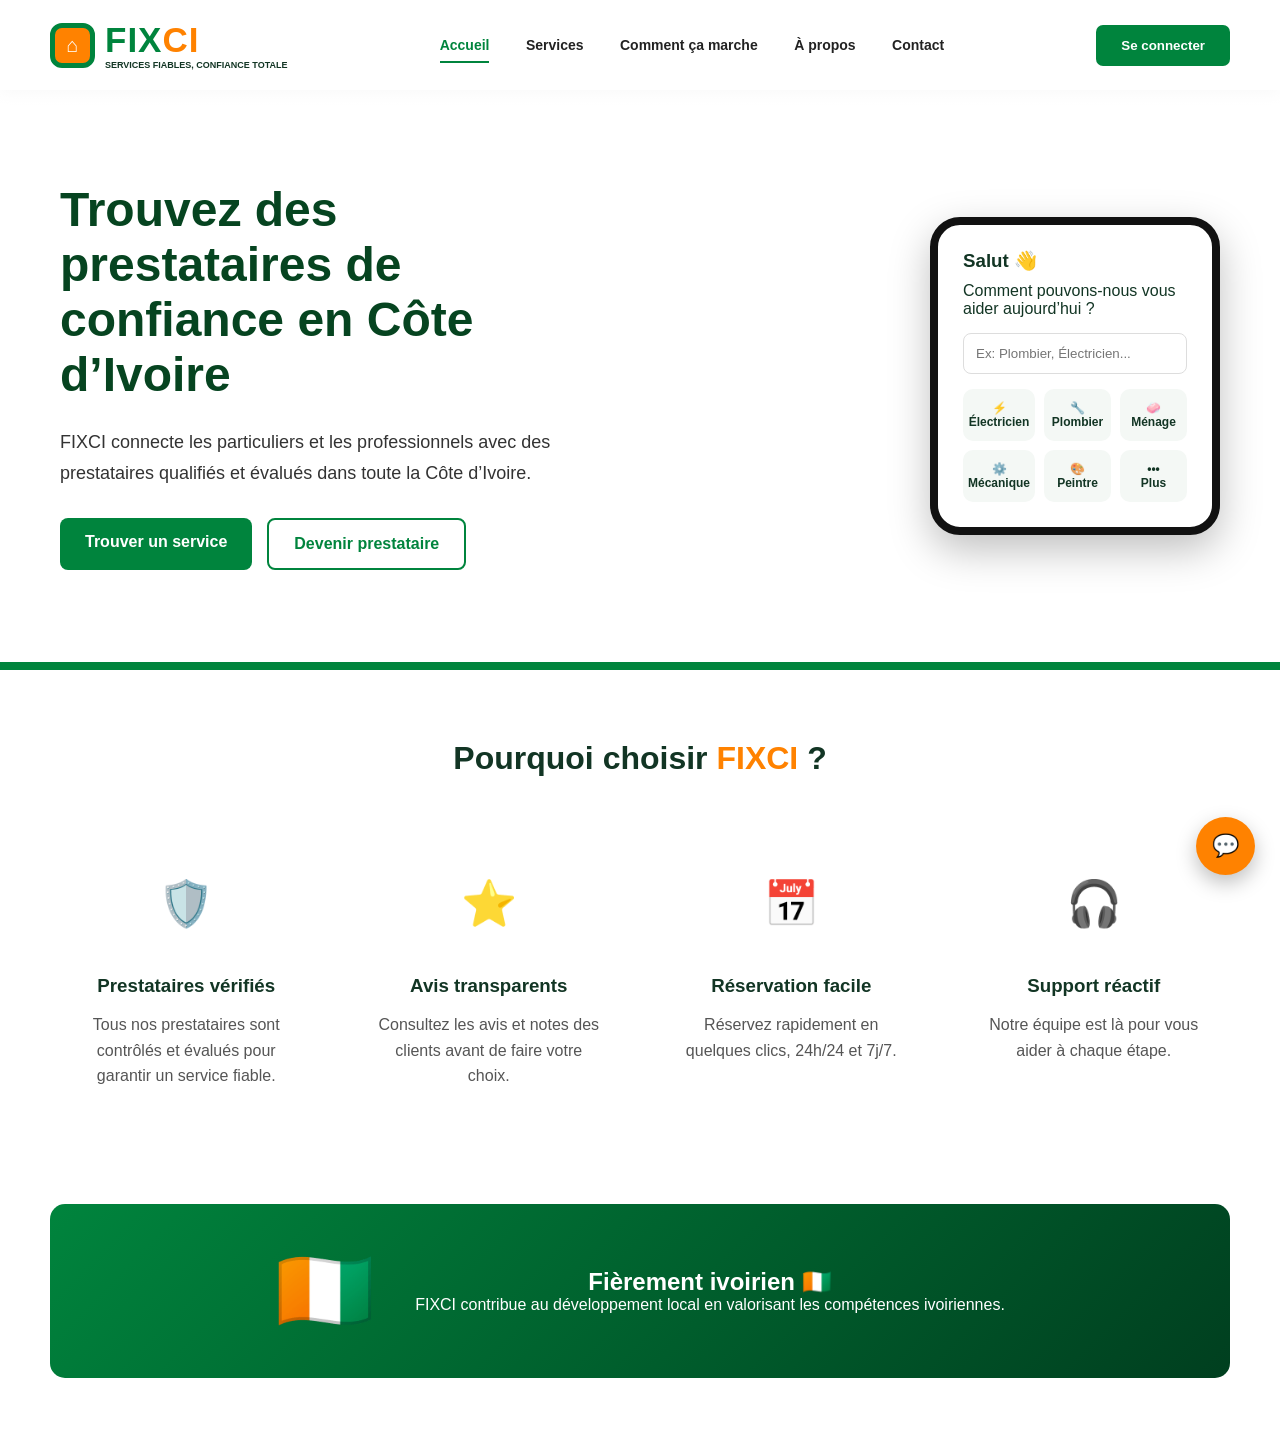
<file: index.html>
<!DOCTYPE html>
<html lang="en">
<head>
  <meta charset="UTF-8">
  <meta name="viewport" content="width=device-width, initial-scale=1.0">
  <title>FIXCI - Home</title>
  <link rel="stylesheet" href="style.css">
</head>
<body>

<header class="navbar">
  <div class="logo">
    <div class="logo-icon">⌂</div>
    <div>
      <h1>FIX<span>CI</span></h1>
      <p>Services fiables, confiance totale</p>
    </div>
  </div>

  <nav>
    <a href="index.html" class="active">Accueil</a>
    <a href="services.html">Services</a>
    <a href="#">Comment ça marche</a>
    <a href="#">À propos</a>
    <a href="#">Contact</a>
  </nav>

  <button class="login-btn">Se connecter</button>
</header>

<section class="hero">
  <div class="hero-text">
    <h2>Trouvez des prestataires de confiance en Côte d’Ivoire</h2>
    <p>
      FIXCI connecte les particuliers et les professionnels avec des prestataires qualifiés
      et évalués dans toute la Côte d’Ivoire.
    </p>

    <div class="hero-buttons">
      <a href="services.html" class="btn-primary">Trouver un service</a>
      <a href="#" class="btn-secondary">Devenir prestataire</a>
    </div>
  </div>

  <div class="phone-card">
    <h3>Salut 👋</h3>
    <p>Comment pouvons-nous vous aider aujourd’hui ?</p>
    <input type="text" placeholder="Ex: Plombier, Électricien...">

    <div class="app-grid">
      <div>⚡<br>Électricien</div>
      <div>🔧<br>Plombier</div>
      <div>🧼<br>Ménage</div>
      <div>⚙️<br>Mécanique</div>
      <div>🎨<br>Peintre</div>
      <div>•••<br>Plus</div>
    </div>
  </div>
</section>

<section class="why">
  <h2>Pourquoi choisir <span>FIXCI</span> ?</h2>

  <div class="features">
    <div>
      <div class="icon">🛡️</div>
      <h3>Prestataires vérifiés</h3>
      <p>Tous nos prestataires sont contrôlés et évalués pour garantir un service fiable.</p>
    </div>

    <div>
      <div class="icon">⭐</div>
      <h3>Avis transparents</h3>
      <p>Consultez les avis et notes des clients avant de faire votre choix.</p>
    </div>

    <div>
      <div class="icon">📅</div>
      <h3>Réservation facile</h3>
      <p>Réservez rapidement en quelques clics, 24h/24 et 7j/7.</p>
    </div>

    <div>
      <div class="icon">🎧</div>
      <h3>Support réactif</h3>
      <p>Notre équipe est là pour vous aider à chaque étape.</p>
    </div>
  </div>
</section>

<section class="ivory-card">
  <div class="flag">🇨🇮</div>
  <div>
    <h2>Fièrement ivoirien 🇨🇮</h2>
    <p>FIXCI contribue au développement local en valorisant les compétences ivoiriennes.</p>
  </div>
</section> 

  <!-- Chat Button -->
<div id="chat-btn">💬</div>

<!-- Chat Box -->
<div id="chat-box">
  <div class="chat-header">FIXCI Assistant</div>

  <div id="chat-messages"></div>

  <div class="chat-input-box">
    <input id="chat-input" type="text" placeholder="Ask something...">
    <button onclick="sendMessage()">Send</button>
  </div>
</div>

<!-- Connect JS -->
<script src="chatbot.js"></script>

</body>
</html>
</file>
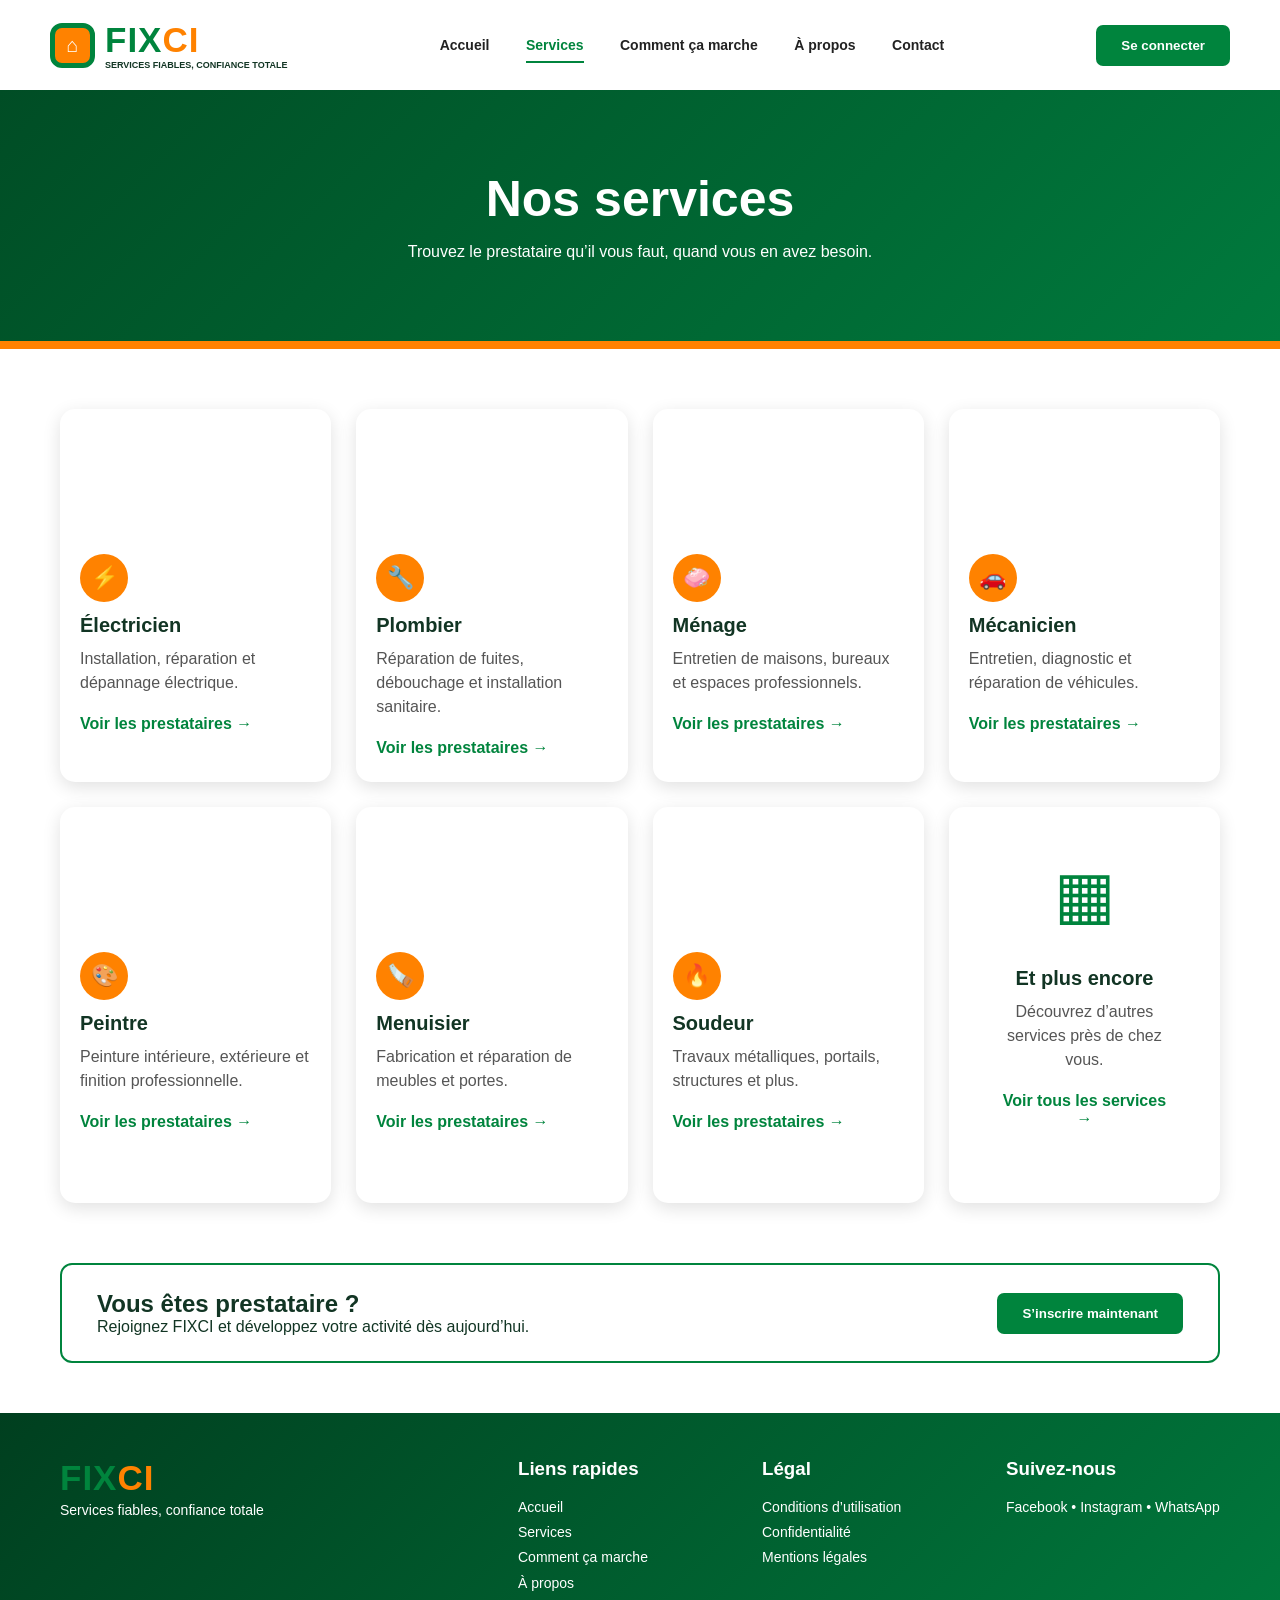
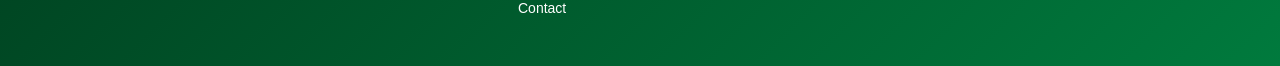
<file: services.html>
<!DOCTYPE html>
<html lang="en">
<head>
  <meta charset="UTF-8">
  <meta name="viewport" content="width=device-width, initial-scale=1.0">
  <title>FIXCI - Services</title>
  <link rel="stylesheet" href="style.css">
</head>
<body>

<header class="navbar">
  <div class="logo">
    <div class="logo-icon">⌂</div>
    <div>
      <h1>FIX<span>CI</span></h1>
      <p>Services fiables, confiance totale</p>
    </div>
  </div>

  <nav>
    <a href="index.html">Accueil</a>
    <a href="services.html" class="active">Services</a>
    <a href="#">Comment ça marche</a>
    <a href="#">À propos</a>
    <a href="#">Contact</a>
  </nav>

  <button class="login-btn">Se connecter</button>
</header>

<section class="services-hero">
  <h2>Nos services</h2>
  <p>Trouvez le prestataire qu’il vous faut, quand vous en avez besoin.</p>
</section>

<section class="services-grid">

  <div class="service-card">
    <div class="image-placeholder electrician"></div>
    <div class="service-icon">⚡</div>
    <h3>Électricien</h3>
    <p>Installation, réparation et dépannage électrique.</p>
    <a href="#">Voir les prestataires →</a>
  </div>

  <div class="service-card">
    <div class="image-placeholder plumber"></div>
    <div class="service-icon">🔧</div>
    <h3>Plombier</h3>
    <p>Réparation de fuites, débouchage et installation sanitaire.</p>
    <a href="#">Voir les prestataires →</a>
  </div>

  <div class="service-card">
    <div class="image-placeholder cleaning"></div>
    <div class="service-icon">🧼</div>
    <h3>Ménage</h3>
    <p>Entretien de maisons, bureaux et espaces professionnels.</p>
    <a href="#">Voir les prestataires →</a>
  </div>

  <div class="service-card">
    <div class="image-placeholder mechanic"></div>
    <div class="service-icon">🚗</div>
    <h3>Mécanicien</h3>
    <p>Entretien, diagnostic et réparation de véhicules.</p>
    <a href="#">Voir les prestataires →</a>
  </div>

  <div class="service-card">
    <div class="image-placeholder painter"></div>
    <div class="service-icon">🎨</div>
    <h3>Peintre</h3>
    <p>Peinture intérieure, extérieure et finition professionnelle.</p>
    <a href="#">Voir les prestataires →</a>
  </div>

  <div class="service-card">
    <div class="image-placeholder carpenter"></div>
    <div class="service-icon">🪚</div>
    <h3>Menuisier</h3>
    <p>Fabrication et réparation de meubles et portes.</p>
    <a href="#">Voir les prestataires →</a>
  </div>

  <div class="service-card">
    <div class="image-placeholder welder"></div>
    <div class="service-icon">🔥</div>
    <h3>Soudeur</h3>
    <p>Travaux métalliques, portails, structures et plus.</p>
    <a href="#">Voir les prestataires →</a>
  </div>

  <div class="service-card more-card">
    <div class="more-icon">▦</div>
    <h3>Et plus encore</h3>
    <p>Découvrez d’autres services près de chez vous.</p>
    <a href="#">Voir tous les services →</a>
  </div>

</section>

<section class="provider-box">
  <div>
    <h2>Vous êtes prestataire ?</h2>
    <p>Rejoignez FIXCI et développez votre activité dès aujourd’hui.</p>
  </div>
  <button>S’inscrire maintenant</button>
</section>

<footer>
  <div class="footer-logo">
    <h2>FIX<span>CI</span></h2>
    <p>Services fiables, confiance totale</p>
  </div>

  <div>
    <h3>Liens rapides</h3>
    <p>Accueil<br>Services<br>Comment ça marche<br>À propos<br>Contact</p>
  </div>

  <div>
    <h3>Légal</h3>
    <p>Conditions d’utilisation<br>Confidentialité<br>Mentions légales</p>
  </div>

  <div>
    <h3>Suivez-nous</h3>
    <p>Facebook • Instagram • WhatsApp</p>
  </div>
</footer>

</body>
</html>
</file>
<file: style.css>
* {
  margin: 0;
  padding: 0;
  box-sizing: border-box;
}

body {
  font-family: Arial, sans-serif;
  color: #123524;
  background: #ffffff;
}

.navbar {
  height: 90px;
  padding: 0 50px;
  display: flex;
  align-items: center;
  justify-content: space-between;
  background: white;
  box-shadow: 0 2px 15px rgba(0,0,0,0.08);
}

.logo {
  display: flex;
  align-items: center;
  gap: 10px;
}

.logo-icon {
  width: 45px;
  height: 45px;
  background: #ff8200;
  color: white;
  border: 5px solid #00843d;
  border-radius: 12px;
  display: flex;
  align-items: center;
  justify-content: center;
  font-size: 20px;
  font-weight: bold;
}

.logo h1,
.footer-logo h2 {
  font-size: 35px;
  color: #00843d;
  letter-spacing: 1px;
}

.logo span,
.footer-logo span {
  color: #ff8200;
}

.logo p {
  font-size: 9px;
  font-weight: bold;
  text-transform: uppercase;
}

nav a {
  text-decoration: none;
  color: #222;
  margin: 0 16px;
  font-weight: bold;
  font-size: 14px;
}

nav a.active {
  color: #00843d;
  border-bottom: 2px solid #00843d;
  padding-bottom: 8px;
}

.login-btn,
.provider-box button {
  background: #00843d;
  color: white;
  border: none;
  padding: 13px 25px;
  border-radius: 7px;
  font-weight: bold;
  cursor: pointer;
}

.hero {
  min-height: 580px;
  padding: 80px 60px;
  display: flex;
  align-items: center;
  justify-content: space-between;
  background:
    linear-gradient(rgba(255,255,255,0.65), rgba(255,255,255,0.8)),
    url("https://images.unsplash.com/photo-1518005020951-eccb494ad742?auto=format&fit=crop&w=1400&q=80");
  background-size: cover;
  background-position: center;
  border-bottom: 8px solid #00843d;
}

.hero-text {
  max-width: 560px;
}

.hero-text h2 {
  font-size: 48px;
  line-height: 1.15;
  color: #064420;
  margin-bottom: 25px;
}

.hero-text p {
  font-size: 18px;
  line-height: 1.7;
  color: #333;
  margin-bottom: 30px;
}

.hero-buttons {
  display: flex;
  gap: 15px;
}

.btn-primary,
.btn-secondary {
  padding: 15px 25px;
  border-radius: 8px;
  text-decoration: none;
  font-weight: bold;
}

.btn-primary {
  background: #00843d;
  color: white;
}

.btn-secondary {
  border: 2px solid #00843d;
  color: #00843d;
  background: white;
}

.phone-card {
  width: 290px;
  background: white;
  padding: 25px;
  border-radius: 30px;
  box-shadow: 0 15px 40px rgba(0,0,0,0.25);
  border: 8px solid #111;
}

.phone-card h3 {
  margin-bottom: 10px;
}

.phone-card input {
  width: 100%;
  padding: 12px;
  margin: 15px 0;
  border: 1px solid #ddd;
  border-radius: 8px;
}

.app-grid {
  display: grid;
  grid-template-columns: repeat(3, 1fr);
  gap: 9px;
}

.app-grid div {
  background: #f4f8f5;
  text-align: center;
  padding: 12px 5px;
  border-radius: 10px;
  font-size: 12px;
  font-weight: bold;
}

.why {
  padding: 70px 50px;
  text-align: center;
}

.why h2 {
  font-size: 32px;
  margin-bottom: 50px;
}

.why span {
  color: #ff8200;
}

.features {
  display: grid;
  grid-template-columns: repeat(4, 1fr);
  gap: 30px;
}

.features div {
  padding: 25px;
}

.icon {
  font-size: 45px;
  margin-bottom: 20px;
}

.features h3 {
  margin-bottom: 15px;
}

.features p {
  color: #555;
  line-height: 1.6;
}

.ivory-card {
  margin: 20px 50px 60px;
  background: linear-gradient(135deg, #00843d, #003f1f);
  color: white;
  padding: 40px;
  border-radius: 15px;
  display: flex;
  align-items: center;
  gap: 40px;
  justify-content: center;
  text-align: center;
}

.flag {
  font-size: 80px;
}

.services-hero {
  background: linear-gradient(135deg, #004d25, #007a3d);
  color: white;
  text-align: center;
  padding: 80px 20px;
  border-bottom: 8px solid #ff8200;
}

.services-hero h2 {
  font-size: 50px;
  margin-bottom: 15px;
}

.services-grid {
  padding: 60px;
  display: grid;
  grid-template-columns: repeat(4, 1fr);
  gap: 25px;
}

.service-card {
  background: white;
  border-radius: 15px;
  overflow: hidden;
  box-shadow: 0 5px 18px rgba(0,0,0,0.12);
  position: relative;
  transition: 0.3s;
}

.service-card:hover {
  transform: translateY(-5px);
}

.image-placeholder {
  height: 170px;
  background-size: cover;
  background-position: center;
}

.electrician {
  background-image: url("https://images.unsplash.com/photo-1621905252507-b35492cc74b4?auto=format&fit=crop&w=600&q=80");
}

.plumber {
  background-image: url("https://images.unsplash.com/photo-1585704032915-c3400ca199e7?auto=format&fit=crop&w=600&q=80");
}

.cleaning {
  background-image: url("https://images.unsplash.com/photo-1581578731548-c64695cc6952?auto=format&fit=crop&w=600&q=80");
}

.mechanic {
  background-image: url("https://images.unsplash.com/photo-1625047509248-ec889cbff17f?auto=format&fit=crop&w=600&q=80");
}

.painter {
  background-image: url("https://images.unsplash.com/photo-1562259949-e8e7689d7828?auto=format&fit=crop&w=600&q=80");
}

.carpenter {
  background-image: url("https://images.unsplash.com/photo-1601058268499-e52658b8bb88?auto=format&fit=crop&w=600&q=80");
}

.welder {
  background-image: url("https://images.unsplash.com/photo-1504917595217-d4dc5ebe6122?auto=format&fit=crop&w=600&q=80");
}

.service-icon {
  background: #ff8200;
  color: white;
  width: 48px;
  height: 48px;
  border-radius: 50%;
  display: flex;
  align-items: center;
  justify-content: center;
  position: absolute;
  top: 145px;
  left: 20px;
  font-size: 22px;
}

.service-card h3 {
  margin: 35px 20px 10px;
  font-size: 20px;
}

.service-card p {
  margin: 0 20px 20px;
  color: #555;
  line-height: 1.5;
}

.service-card a {
  display: block;
  margin: 0 20px 25px;
  color: #00843d;
  font-weight: bold;
  text-decoration: none;
}

.more-card {
  padding: 50px 25px;
  text-align: center;
}

.more-icon {
  font-size: 65px;
  color: #00843d;
  margin-bottom: 30px;
}

.provider-box {
  margin: 0 60px 50px;
  border: 2px solid #00843d;
  border-radius: 12px;
  padding: 25px 35px;
  display: flex;
  justify-content: space-between;
  align-items: center;
}

footer {
  background: linear-gradient(135deg, #003f1f, #007a3d);
  color: white;
  padding: 45px 60px;
  display: grid;
  grid-template-columns: 2fr 1fr 1fr 1fr;
  gap: 30px;
}

footer h3 {
  margin-bottom: 15px;
}

footer p {
  line-height: 1.8;
  font-size: 14px;
}

@media (max-width: 900px) {
  .navbar {
    flex-direction: column;
    height: auto;
    padding: 20px;
    gap: 15px;
  }

  nav {
    text-align: center;
  }

  nav a {
    display: inline-block;
    margin: 8px;
  }

  .hero {
    flex-direction: column;
    gap: 40px;
    padding: 50px 25px;
  }

  .hero-text h2 {
    font-size: 35px;
  }

  .features,
  .services-grid,
  footer {
    grid-template-columns: 1fr;
  }

  .provider-box {
    flex-direction: column;
    gap: 20px;
    text-align: center;
  }
} 

/* Chatbot Upgrade */

#chat-btn {
  position: fixed;
  bottom: 25px;
  right: 25px;
  background: #ff8200;
  color: white;
  font-size: 22px;
  padding: 16px;
  border-radius: 50%;
  cursor: pointer;
  box-shadow: 0 8px 20px rgba(0,0,0,0.25);
  transition: 0.3s;
}

#chat-btn:hover {
  transform: scale(1.1);
}

#chat-box {
  position: fixed;
  bottom: 90px;
  right: 25px;
  width: 320px;
  height: 420px;
  background: white;
  border-radius: 15px;
  display: none;
  flex-direction: column;
  overflow: hidden;
  box-shadow: 0 15px 40px rgba(0,0,0,0.3);
}

#chat-box.open {
  display: flex;
}

.chat-header {
  background: #00843d;
  color: white;
  padding: 15px;
  font-weight: bold;
  text-align: center;
}

#chat-messages {
  flex: 1;
  padding: 12px;
  overflow-y: auto;
  font-size: 14px;
}

/* Message bubbles */
.user-msg, .bot-msg {
  max-width: 75%;
  padding: 10px 14px;
  margin: 8px 0;
  border-radius: 12px;
  animation: fadeIn 0.3s ease;
}

.user-msg {
  background: #00843d;
  color: white;
  margin-left: auto;
  text-align: right;
}

.bot-msg {
  background: #f1f1f1;
  color: #333;
  margin-right: auto;
}

/* Typing animation */
.typing {
  font-style: italic;
  color: #888;
  margin: 5px 0;
}

.chat-input-box {
  display: flex;
  border-top: 1px solid #ddd;
}

.chat-input-box input {
  flex: 1;
  padding: 12px;
  border: none;
  outline: none;
}

.chat-input-box button {
  background: #00843d;
  color: white;
  border: none;
  padding: 12px 15px;
  cursor: pointer;
}

/* Animation */
@keyframes fadeIn {
  from {opacity: 0; transform: translateY(5px);}
  to {opacity: 1; transform: translateY(0);}
}
</file>
